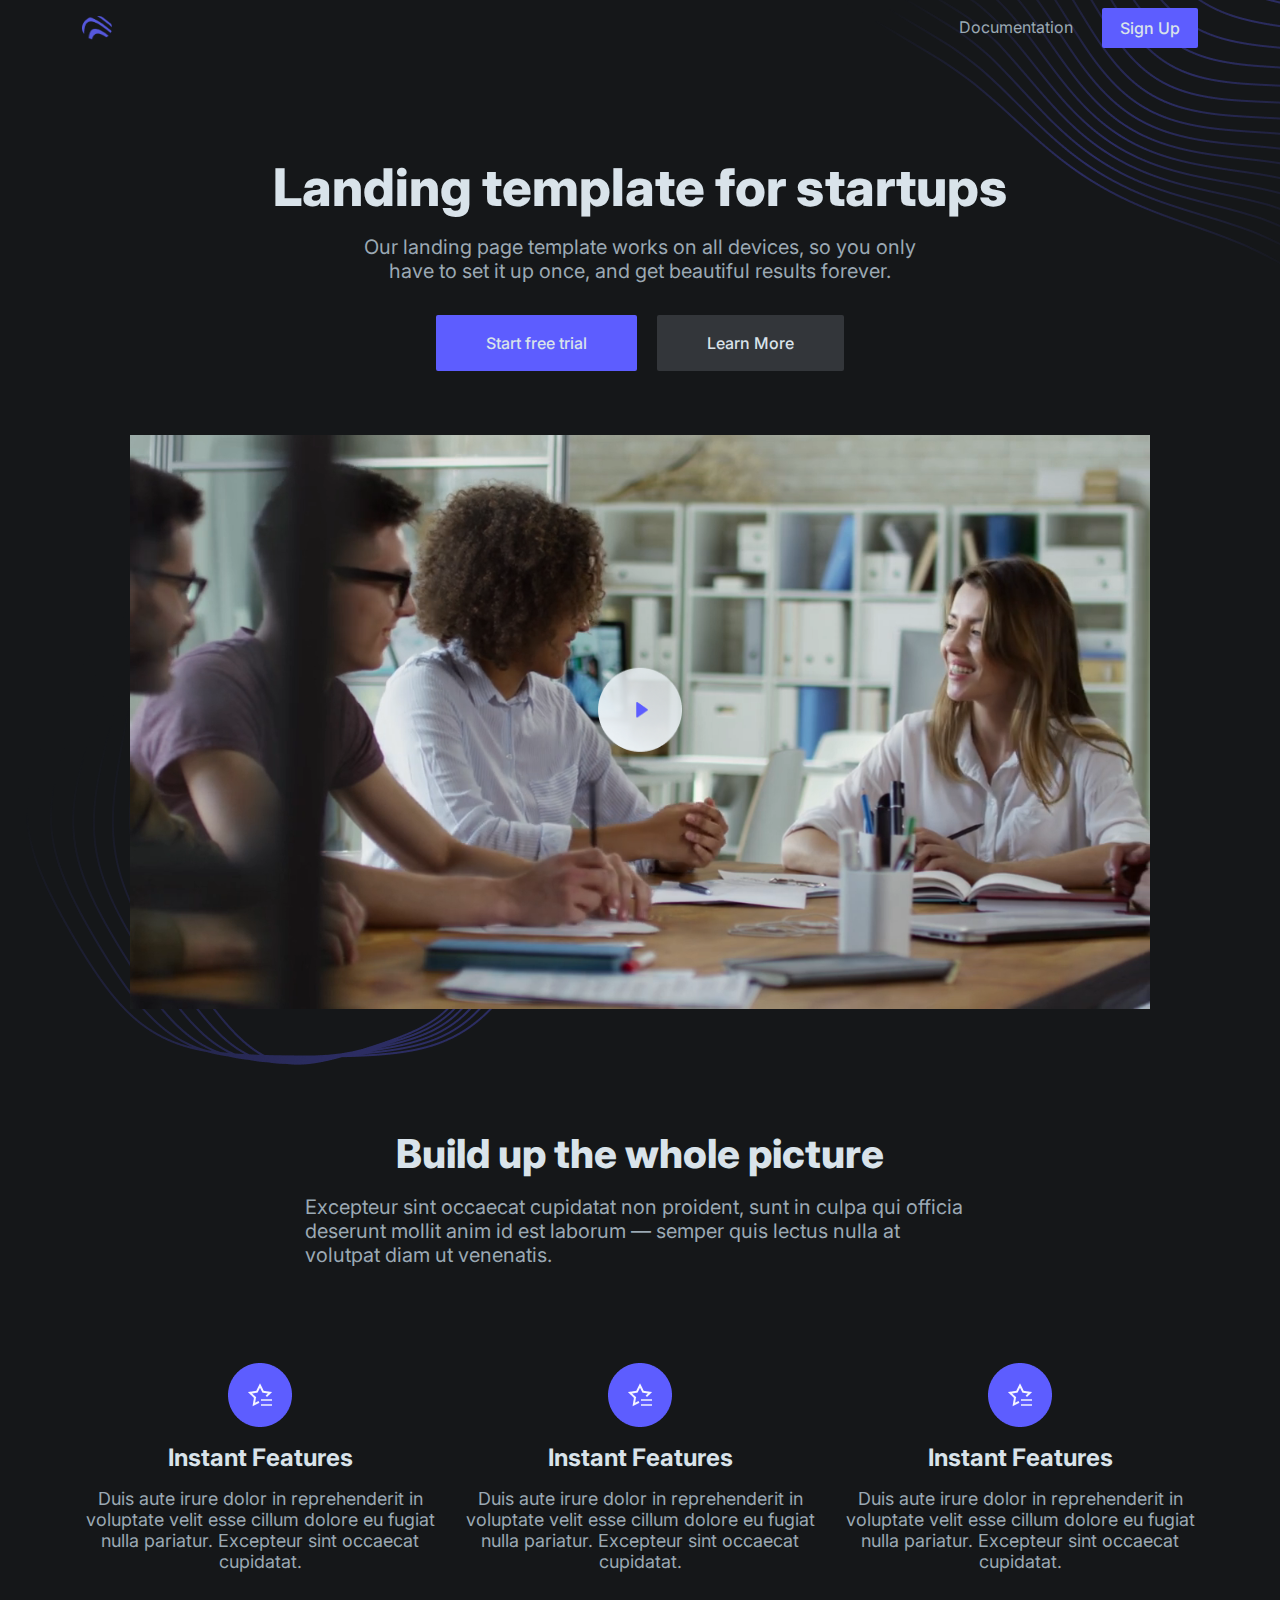
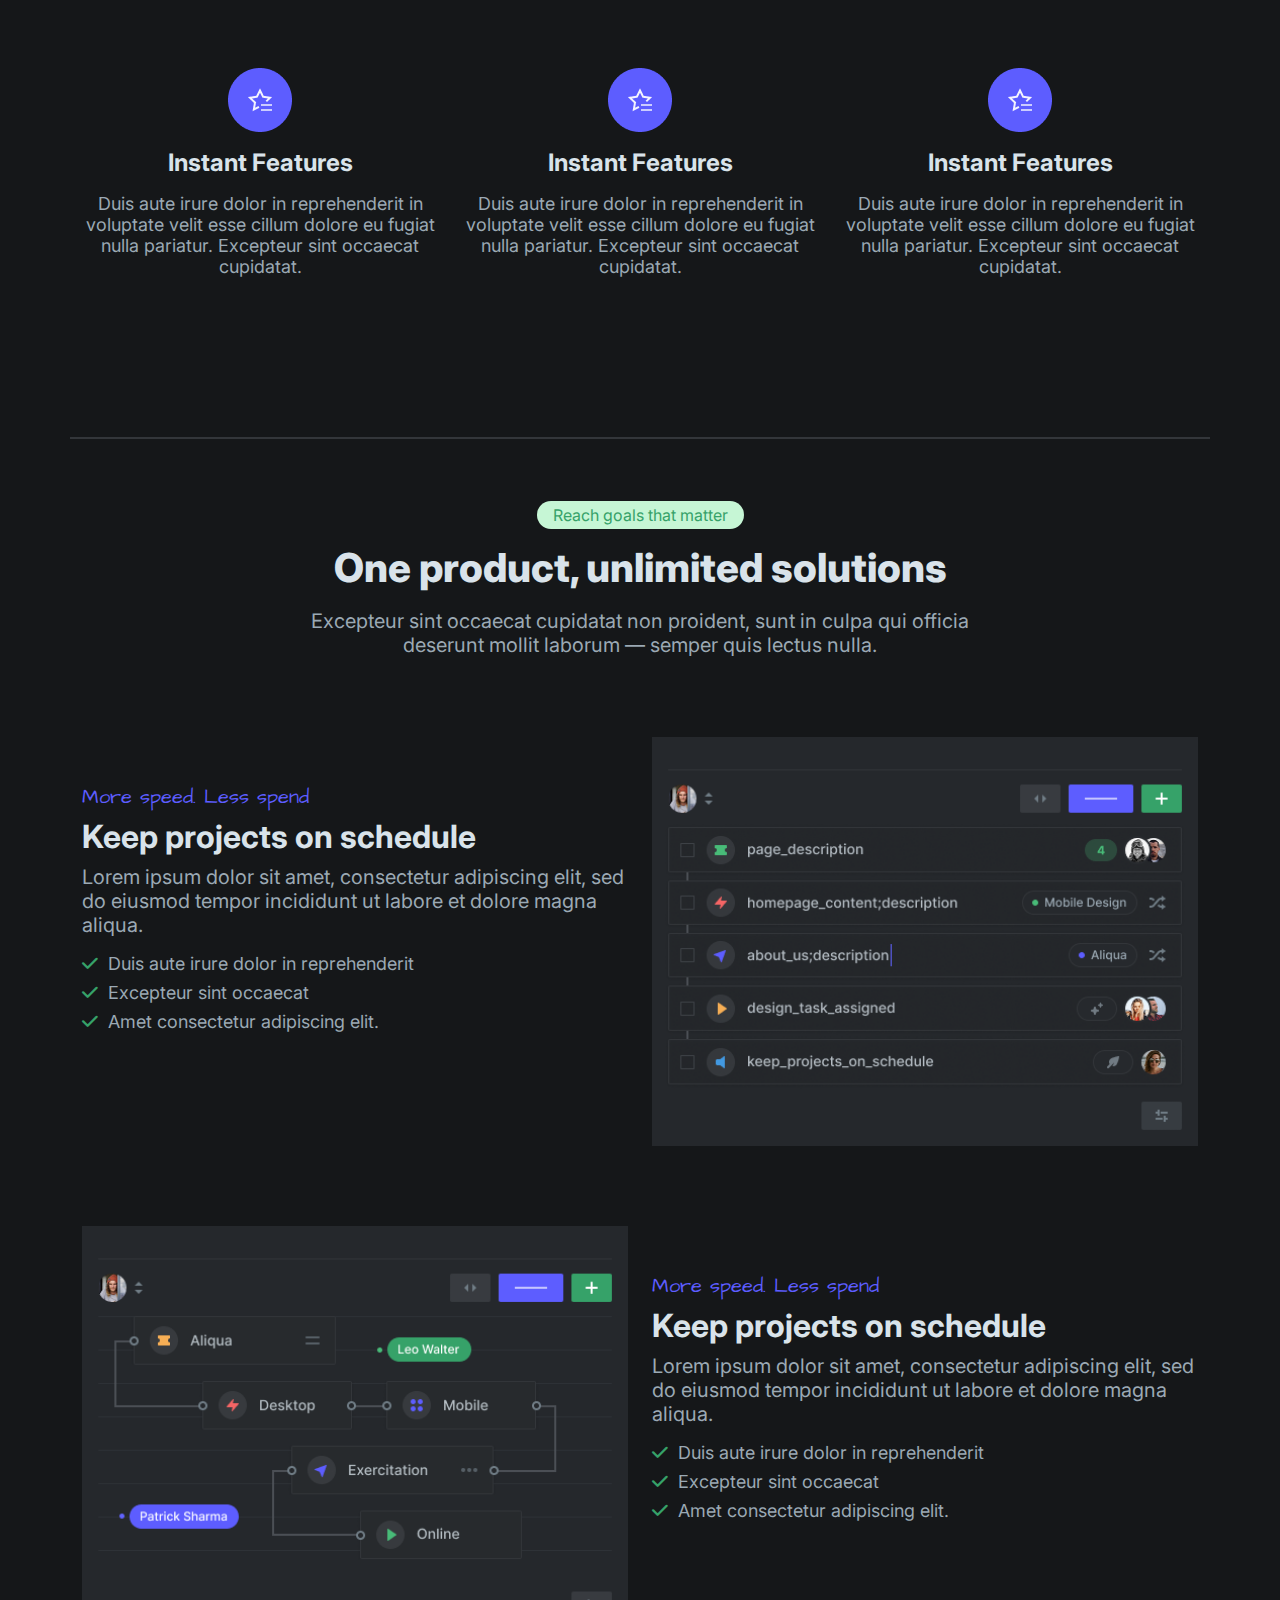
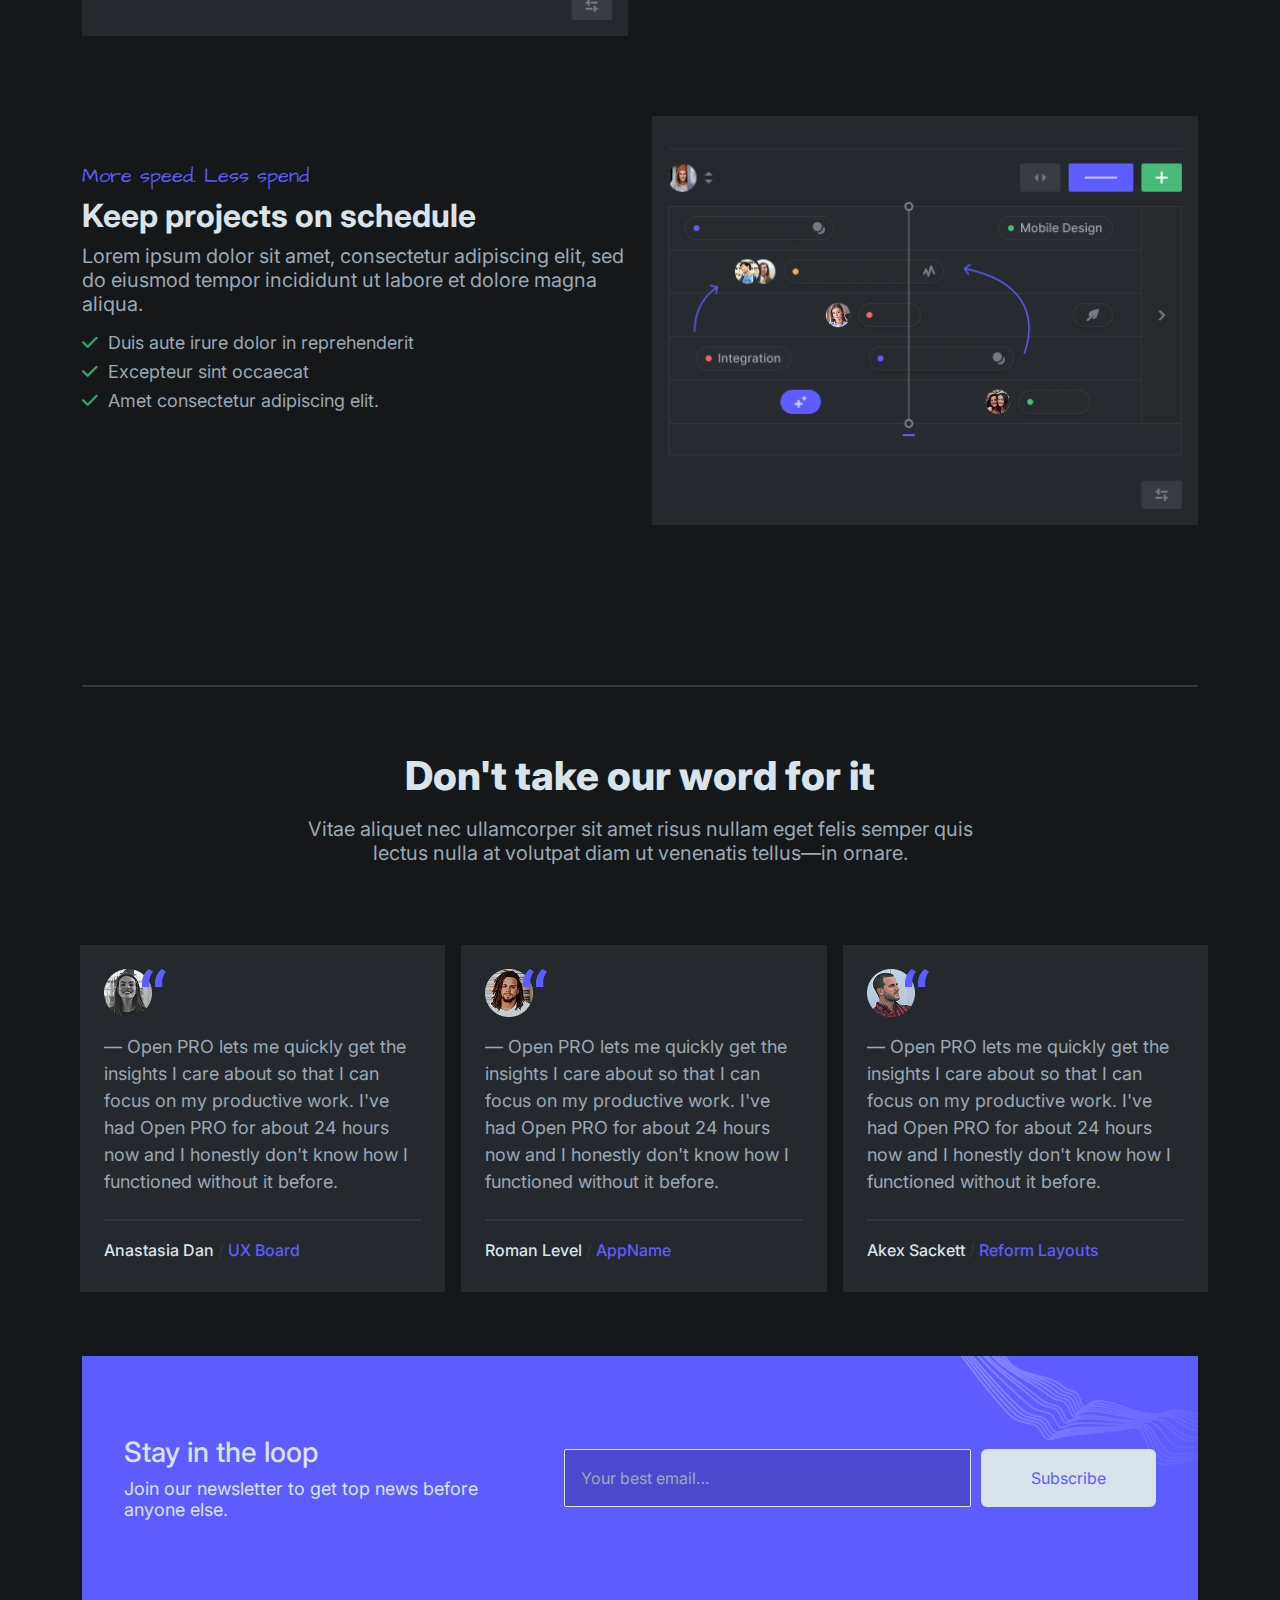
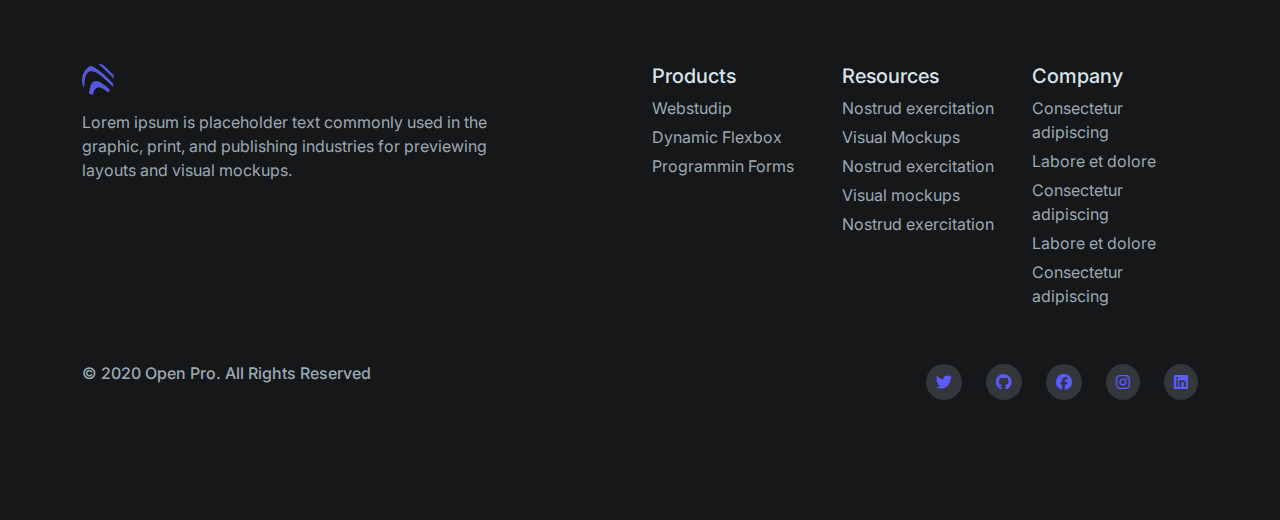
<file: index.html>
<!DOCTYPE html>
<html lang="en">

<head>
    <meta charset="UTF-8">
    <meta name="viewport" content="width=device-width, initial-scale=1.0">
    <title>Zeta</title>
    <link rel="stylesheet" href="https://cdnjs.cloudflare.com/ajax/libs/font-awesome/6.7.2/css/all.min.css" integrity="sha512-Evv84Mr4kqVGRNSgIGL/F/aIDqQb7xQ2vcrdIwxfjThSH8CSR7PBEakCr51Ck+w+/U6swU2Im1vVX0SVk9ABhg==" crossorigin="anonymous" referrerpolicy="no-referrer" />
    <link href="https://cdn.jsdelivr.net/npm/bootstrap@5.3.3/dist/css/bootstrap.min.css" rel="stylesheet"
        integrity="sha384-QWTKZyjpPEjISv5WaRU9OFeRpok6YctnYmDr5pNlyT2bRjXh0JMhjY6hW+ALEwIH" crossorigin="anonymous">
    <link rel="stylesheet" href="style.css">
    <link rel="stylesheet" href="responsive.css">

</head>

<body>

<div class="wrapper">


    <header class="header-wrapper">
        
        <nav class="navbar navbar-expand-md">
            <div class="container d-flex justify-content-between">
                
                <a class="navbar-brand" href="#">
                    <img src="assets/img/Logo.png" alt="Logo" width="30" height="24"
                    class="d-inline-block align-text-top">
                </a>
                
         
                <ul class="navbar-nav" >
                    
                    <li class="nav-item">
                        <a class="btn btn-t " aria-current="page" href="#">Documentation</a>
                    </li>
                    
                    <li class="nav-item ms-3">
                        <a class="btn btn-p  py-2 px-3 " href="signup.html" target="_self">Sign Up</a>
                    </li>
                    
                </ul>
           
            
        </div>
    </nav>
    
    </header>


<div class="main-wrapper container">
    
    
    <section class="hero-section ">
        
        <h1 class="text-center">Landing template for startups</h1>
        <p class="text-center mx-auto">Our landing page template works on all devices, so you only have to 
            set it up once, and get beautiful results forever.</p>
            
            <div class="btn-grp text-center">
                
                <button class="btn btn-p px-5 py-3  ">Start free trial</button>
                <button class="btn btn-s px-5 py-3  ms-3">Learn More</button>
                
            </div>
            
            <div class="banner d-flex justify-content-center ">
                <div class="video-banner position-relative px-md-5">


                    <video src="assets/vids/bannervideo.mp4" autoplay loop muted class="img-fluid w-100"></video>
                    <img src="assets/img/Play.png" alt="" class="p-icon h-25 position-absolute top-50 start-50 translate-middle">
                </div>
            </div>
            
            <img src="assets/img/shape2.png" alt="" class="bg-overlay-btm img-fluid">
        </section>
        
    <section class="features-section">

        <h2 class="text-center">Build up the whole picture</h2>
        <p class=" mx-auto">Excepteur sint occaecat cupidatat non proident, sunt in culpa qui officia deserunt mollit anim id est laborum — semper quis lectus nulla at volutpat diam ut venenatis.</p>
        
        <div class="row row-cols-1 row-cols-md-2 row-cols-lg-3 h-100 gallery">
            <div class="col custom-card text-center">
                <img src="assets/img/icons/Icon.png" alt="#" class="img-fluid">
                <h3 class="mx-auto">Instant Features</h3>
                <p>Duis aute irure dolor in reprehenderit in voluptate velit esse cillum dolore eu fugiat nulla pariatur. Excepteur sint occaecat cupidatat.</p>
            </div>
            <div class="col custom-card text-center">
                <img src="assets/img/icons/Icon.png" alt="#" class="img-fluid">
                <h3>Instant Features</h3>
                <p>Duis aute irure dolor in reprehenderit in voluptate velit esse cillum dolore eu fugiat nulla pariatur. Excepteur sint occaecat cupidatat.</p>
            </div>
            <div class="col custom-card text-center">
                <img src="assets/img/icons/Icon.png" alt="#" class="img-fluid">
                <h3 class="mx-auto">Instant Features</h3>
                <p>Duis aute irure dolor in reprehenderit in voluptate velit esse cillum dolore eu fugiat nulla pariatur. Excepteur sint occaecat cupidatat.</p>
            </div>
            <div class="col custom-card text-center">
                <img src="assets/img/icons/Icon.png" alt="#" class="img-fluid">
                <h3 class="mx-auto">Instant Features</h3>
                <p>Duis aute irure dolor in reprehenderit in voluptate velit esse cillum dolore eu fugiat nulla pariatur. Excepteur sint occaecat cupidatat.</p>
            </div>
            <div class="col custom-card text-center">
                <img src="assets/img/icons/Icon.png" alt="#" class="img-fluid">
                <h3>Instant Features</h3>
                <p>Duis aute irure dolor in reprehenderit in voluptate velit esse cillum dolore eu fugiat nulla pariatur. Excepteur sint occaecat cupidatat.</p>
            </div>
            <div class="col custom-card text-center">
                <img src="assets/img/icons/Icon.png" alt="#" class="img-fluid">
                <h3 class="mx-auto">Instant Features</h3>
                <p>Duis aute irure dolor in reprehenderit in voluptate velit esse cillum dolore eu fugiat nulla pariatur. Excepteur sint occaecat cupidatat.</p>
            </div>
        </div>
        

    </section>
        
    <section class="product-section">

        <div class="btn-grp mx-auto">

            <span class=" px-3 py-1 rounded-pill mx-auto">Reach goals that matter</span>
        </div>
        <h2 class="text-center">One product, unlimited solutions</h2>
        <p class="text-center mx-auto">Excepteur sint occaecat cupidatat non proident, sunt in culpa qui officia 
            deserunt mollit laborum — semper quis lectus nulla.</p>

<div class="product-gallery">


        <div class="row product">

            <div class="col-12 col-md-6 content py-5">
                <h5 class="highlight-txt">More speed. Less spend</h5>
                <h3>Keep projects on schedule</h3>
                <p>Lorem ipsum dolor sit amet, consectetur adipiscing elit, sed do eiusmod tempor incididunt ut labore et dolore magna aliqua.</p>
                <div class="check-grp">

                    <p>
                        Duis aute irure dolor in reprehenderit
                    </p>


                    <p>
                        Excepteur sint occaecat 
                    </p>

                    <p>
                        Amet consectetur adipiscing elit.
                    </p>

                </div>
            </div>
            <div class="col-12 col-md-6">

                <img src="assets/img/Illustration1.png" alt="" class="img-fluid w-100">

            </div>



        </div>
        <div class="row product">

            
            <div class="col-12 col-md-6 order-2 order-md-1">

                <img src="assets/img/Illustration2.png" alt="" class="img-fluid w-100">

            </div>

            <div class="col-12 col-md-6 content py-5 order-1 order-md-2">
                <h5 class="highlight-txt">More speed. Less spend</h5>
                <h3>Keep projects on schedule</h3>
                <p>Lorem ipsum dolor sit amet, consectetur adipiscing elit, sed do eiusmod tempor incididunt ut labore et dolore magna aliqua.</p>
                <div class="check-grp">

                    <p>
                        Duis aute irure dolor in reprehenderit
                    </p>


                    <p>
                        Excepteur sint occaecat 
                    </p>

                    <p>
                        Amet consectetur adipiscing elit.
                    </p>

                </div>
            </div>

        </div>
        <div class="row product">

            <div class="col-12 col-md-6 content py-5">
                <h5 class="highlight-txt">More speed. Less spend</h5>
                <h3>Keep projects on schedule</h3>
                <p>Lorem ipsum dolor sit amet, consectetur adipiscing elit, sed do eiusmod tempor incididunt ut labore et dolore magna aliqua.</p>
                <div class="check-grp">

                    <p>
                        Duis aute irure dolor in reprehenderit
                    </p>


                    <p>
                        Excepteur sint occaecat 
                    </p>

                    <p>
                        Amet consectetur adipiscing elit.
                    </p>

                </div>
            </div>

            <div class="col-12 col-md-6">

                <img src="assets/img/Illustration3.png" alt="" class="img-fluid w-100">

            </div>



        </div>
    </div>

    </section>
        
    
    <section class="testmonial-section">

        <h2 class="text-center">Don't take our word for it</h2>
        <p class="text-center mx-auto">Vitae aliquet nec ullamcorper sit amet risus nullam eget felis semper quis lectus nulla at volutpat diam ut venenatis tellus—in ornare.</p>
        
        <div class="content-testmonial row gx-1 gap-3 row-cols-1 row-cols-md-3 flex-md-nowrap">

            <div class="card-custom-testmonial col p-4">

                <div class="profile-img-wrapper">

                    <img src="assets/img/profile/1.png" alt="#">
                </div>
                <p>
                    — Open PRO lets me quickly get the insights I care about so that I can focus on my productive work. I've had Open PRO for about 24 hours now and I honestly don't know how I functioned without it before.
                </p>

                <h6>Anastasia Dan <span>/</span> <a href="#">UX Board</a></h6>

            </div>

            <div class="card-custom-testmonial col p-4">

                <div class="profile-img-wrapper">

                    <img src="assets/img/profile/2.png" alt="#">
                </div>
                <p>
                    — Open PRO lets me quickly get the insights I care about so that I can focus on my productive work. I've had Open PRO for about 24 hours now and I honestly don't know how I functioned without it before.
                </p>

                <h6>Roman Level <span>/</span> <a href="#">AppName</a></h6>

            </div>

            <div class="card-custom-testmonial col p-4">

                <div class="profile-img-wrapper">

                    <img src="assets/img/profile/3.png" alt="#">
                </div>
                <p>
                    — Open PRO lets me quickly get the insights I care about so that I can focus on my productive work. I've had Open PRO for about 24 hours now and I honestly don't know how I functioned without it before.
                </p>

                <h6>Akex Sackett <span>/</span> <a href="#">Reform Layouts</a></h6>

            </div>

        </div>

    </section>
    
    <footer class="footer-wrapper">

        <div class="row gy-4 ftr-top align-items-center">

            <div class="col-12 col-md-5 request-text">

                <h3>Stay in the loop</h3>
                <p>Join our newsletter to get top news before anyone else.</p>


            </div>

            <div class="col-7 subscribe-form">

                <form class="d-flex ">

                      <input class="p-3" type="email" class="form-control" id="emailinput" placeholder="Your best email…" required>
                      <button class="btn p-3" type="submit" class="btn mb-3">Subscribe</button>
                 
                </form>
            
            </div>

        </div>


        <div class="row ftr-bottom">
            
            <div class="col-md-6 content">
            
                <img src="assets/img/Logo.png" alt="">
                <p >Lorem ipsum is placeholder text commonly used in the graphic, print, and publishing industries for previewing layouts and visual mockups.</p>
                

            </div>

            <div class="col-auto col-md-2 links-wrapper">

                <h5>Products</h5>
                <ul>
                    <li class="links"><a href="#">Webstudip</a></li>
                    <li class="links"><a href="#">Dynamic Flexbox</a></li>
                    <li class="links"><a href="#">Programmin Forms</a></li>
                </ul>

            </div>

          
            <div class="col-auto col-md-2 links-wrapper">

                <h5>Resources</h5>
                <ul>
                    <li class="links"><a href="#">Nostrud exercitation</a></li>
                    <li class="links"><a href="#">Visual Mockups</a></li>
                    <li class="links"><a href="#">Nostrud exercitation</a></li>
                    <li class="links"><a href="#">Visual mockups</a></li>
                    <li class="links"><a href="#">Nostrud exercitation</a></li>
                </ul>

            </div>

            
            <div class="col col-md-2 links-wrapper">

                <h5>Company</h5>
                <ul>
                <li class="links"><a href="#">Consectetur adipiscing</a></li>
                <li class="links"><a href="#">Labore et dolore</a></li>
                <li class="links"><a href="#">Consectetur adipiscing</a></li>
                <li class="links"><a href="#">Labore et dolore</a></li>
                <li class="links"><a href="#">Consectetur adipiscing</a></li>
                </ul>

            </div>
            
        </div>

        <div class="ftr-bottom-content flex-row d-flex justify-content-between">

            <h6>&copy; 2020 Open Pro. All Rights Reserved</h6>

            <div class="social-icons d-flex gap-4">

                <i class="fa-brands fa-twitter"></i>
                <i class="fa-brands fa-github"></i>
                <i class="fa-brands fa-facebook"></i>
                <i class="fa-brands fa-instagram"></i>
                <i class="fa-brands fa-linkedin"></i>


            </div>


        </div>


    </footer>
        
        
    </div>
    
</div>
    
    
    <script src="https://cdn.jsdelivr.net/npm/bootstrap@5.3.3/dist/js/bootstrap.bundle.min.js"
        integrity="sha384-YvpcrYf0tY3lHB60NNkmXc5s9fDVZLESaAA55NDzOxhy9GkcIdslK1eN7N6jIeHz"
        crossorigin="anonymous"></script>
    </body>
    
    </html>
</file>
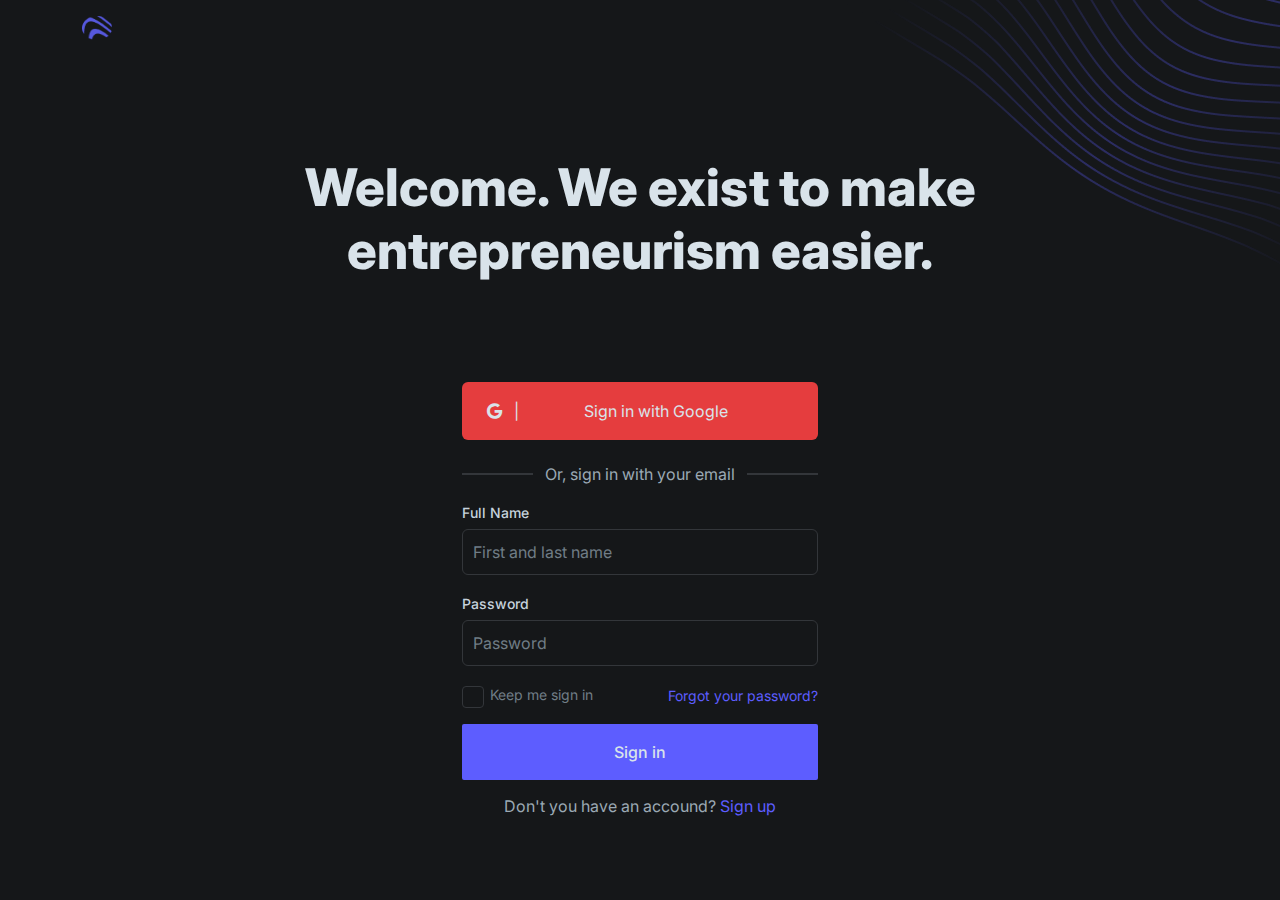
<file: login.html>
<!DOCTYPE html>
<html lang="en">
<head>
    <meta charset="UTF-8">
    <meta name="viewport" content="width=device-width, initial-scale=1.0">
    <title>Zeta Login</title>
    <link rel="stylesheet" href="https://cdnjs.cloudflare.com/ajax/libs/font-awesome/6.7.2/css/all.min.css" integrity="sha512-Evv84Mr4kqVGRNSgIGL/F/aIDqQb7xQ2vcrdIwxfjThSH8CSR7PBEakCr51Ck+w+/U6swU2Im1vVX0SVk9ABhg==" crossorigin="anonymous" referrerpolicy="no-referrer" />
    <link href="https://cdn.jsdelivr.net/npm/bootstrap@5.3.3/dist/css/bootstrap.min.css" rel="stylesheet"
    integrity="sha384-QWTKZyjpPEjISv5WaRU9OFeRpok6YctnYmDr5pNlyT2bRjXh0JMhjY6hW+ALEwIH" crossorigin="anonymous">
    <link rel="stylesheet" href="style.css">
    <link rel="stylesheet" href="responsive.css">
    
</head>
<body>
    
    <div class="wrapper">
     
        <div class="container sign-up-header" >
            
        
        <header class="header-wrapper">
            
            <nav class="navbar navbar-expand-md">
                <div class=" d-flex justify-content-between">
                    
                    <a class="navbar-brand" href="index.html">
                        <img src="assets/img/Logo.png" alt="Logo" width="30" height="24"
                        class="d-inline-block align-text-top">
                    </a>
                    
            
                
            
                
            </div>
        </nav>
        
        </header>





        <div class="sign-up">
            
            <h2 class=" text-center w-75 mx-auto">Welcome. We exist to make entrepreneurism easier.</h2>
            
            <div class="row justify-content-sm-center justify-content-start">

           
            <form action="#" class="sign-up-form-class col-12 col-sm-8 col-lg-4 mb-3">
              
                <button onclick="" class="btn w-100 btn-r px-4 py-3 mb-4 d-flex align-items-center justify-content-between "><i class="fa-brands fa-google"> <span class="ms-2"> | </span> </i> <span class="mx-auto">Sign in with Google</span></button>

                <div class="content-break d-flex align-items-center justify-content-between mb-3 ">

                    <div class="line"></div>
                    <p>Or, sign in with your email</p>
                    <div class="line"></div>
                    

                </div>

                <div class="mb-3">
                    <label for="fname" class="form-label">Full Name</label>
                    <input type="text" class="form-control" id="fname" required placeholder="First and last name">
                </div>

                <div class="mb-3">
                    <label for="exampleInputPassword1" class="form-label">Password</label>
                    <input type="password" class="form-control" id="exampleInputPassword1" placeholder="Password">
                </div>
                
                <div class="mb-3 form-check d-flex justify-content-between align-items-center">
                    <div class="left-div">
                        <input type="checkbox" class="form-check-input" id="exampleCheck1">
                        <label class="form-check-label text-center ms-1" for="exampleCheck1"> Keep me sign in</label>
                    </div>
                    <a href="#">Forgot your password?</a>
                </div>
                
                <button type="submit" class="btn w-100 mb-3 btn-p px-5 py-3  ">Sign in</button>

                <div class="mb-3 text-center login-page-linker">

                    <h6>Don't you have an accound? <a href="signup.html" target="_blank">Sign up</a></h6>

                </div>

            </form>

        </div>

        </div>




    </div>

    
</body>
</html>
</file>
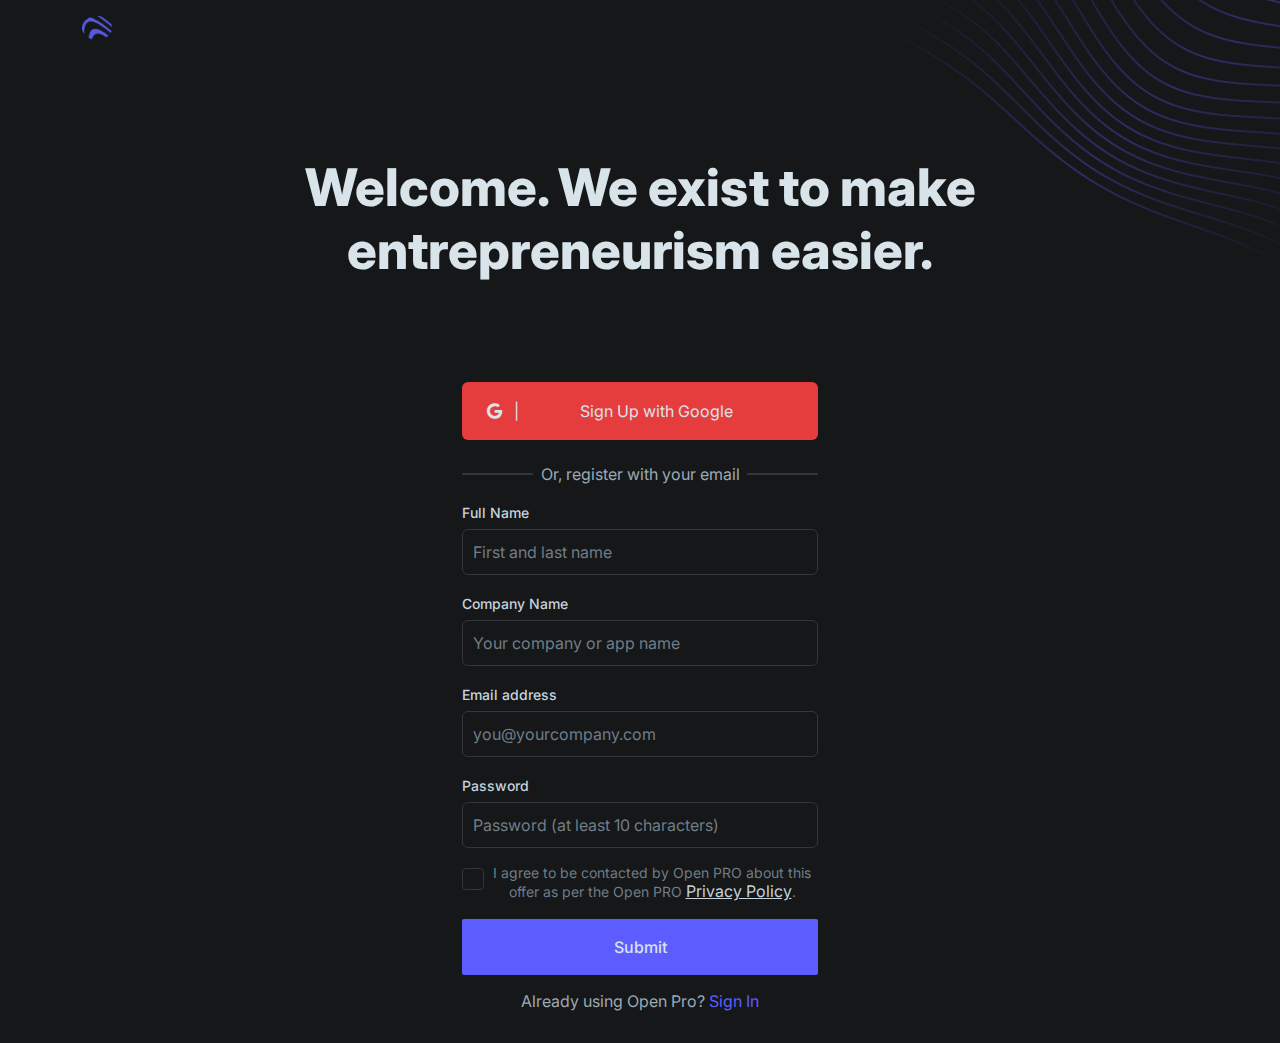
<file: signup.html>
<!DOCTYPE html>
<html lang="en">
<head>
    <meta charset="UTF-8">
    <meta name="viewport" content="width=device-width, initial-scale=1.0">
    <title>Zeta SignUp</title>
    <link rel="stylesheet" href="https://cdnjs.cloudflare.com/ajax/libs/font-awesome/6.7.2/css/all.min.css" integrity="sha512-Evv84Mr4kqVGRNSgIGL/F/aIDqQb7xQ2vcrdIwxfjThSH8CSR7PBEakCr51Ck+w+/U6swU2Im1vVX0SVk9ABhg==" crossorigin="anonymous" referrerpolicy="no-referrer" />
    <link href="https://cdn.jsdelivr.net/npm/bootstrap@5.3.3/dist/css/bootstrap.min.css" rel="stylesheet"
    integrity="sha384-QWTKZyjpPEjISv5WaRU9OFeRpok6YctnYmDr5pNlyT2bRjXh0JMhjY6hW+ALEwIH" crossorigin="anonymous">
    <link rel="stylesheet" href="style.css">
    <link rel="stylesheet" href="responsive.css">
    
</head>
<body>
    
    <div class="wrapper">
     
        <div class="container sign-up-header" >
            
        
        <header class="header-wrapper">
            
            <nav class="navbar navbar-expand-md">
                <div class=" d-flex justify-content-between">
                    
                    <a class="navbar-brand" href="index.html">
                        <img src="assets/img/Logo.png" alt="Logo" width="30" height="24"
                        class="d-inline-block align-text-top">
                    </a>
                    
            
                
            
                
            </div>
        </nav>
        
        </header>





        <div class="sign-up">
            
            <h2 class=" text-center w-75 mx-auto">Welcome. We exist to make entrepreneurism easier.</h2>
            
            <div class="row justify-content-sm-center justify-content-start">

           
            <form action="#" class="sign-up-form-class col-12 col-sm-8 col-lg-4 mb-3">
              
                <button onclick="" class="btn w-100 btn-r px-4 py-3 mb-4 d-flex align-items-center justify-content-between "><i class="fa-brands fa-google"> <span class="ms-2"> | </span> </i> <span class="mx-auto">Sign Up with Google</span></button>

                <div class="content-break d-flex align-items-center justify-content-between mb-3 ">

                    <div class="line"></div>
                    <p>Or, register with your email</p>
                    <div class="line"></div>
                    

                </div>

                <div class="mb-3">
                    <label for="fname" class="form-label">Full Name</label>
                    <input type="text" class="form-control" id="fname" required placeholder="First and last name">
                </div>

              
                <div class="mb-3">
                    <label for="cname" class="form-label">Company Name</label>
                    <input type="text" class="form-control" id="cname"  required  placeholder="Your company or app name">
                </div>

                <div class="mb-3">
                    <label for="exampleInputEmail1" class="form-label">Email address</label>
                    <input type="email" class="form-control" id="exampleInputEmail1" aria-describedby="emailHelp" placeholder="you@yourcompany.com">
                </div>
                
                <div class="mb-3">
                    <label for="exampleInputPassword1" class="form-label">Password</label>
                    <input type="password" class="form-control" id="exampleInputPassword1" placeholder="Password (at least 10 characters)">
                </div>
                
                <div class="mb-3 form-check">
                    <input type="checkbox" class="form-check-input" id="exampleCheck1">
                    <label class="form-check-label text-center" for="exampleCheck1">I agree to be contacted by Open PRO about this offer as per the Open PRO <a href="#"> Privacy Policy</a>.</label>
                </div>
                
                <button type="submit" class="btn w-100 mb-3 btn-p px-5 py-3  ">Submit</button>

                <div class="mb-3 text-center login-page-linker">

                    <h6>Already using Open Pro? <a href="login.html">Sign In</a></h6>

                </div>

            </form>

        </div>

        </div>




    </div>

    
</body>
</html>
</file>
<file: style.css>
@import url('https://fonts.googleapis.com/css2?family=Architects+Daughter&display=swap');
@import url('https://fonts.googleapis.com/css2?family=Inter:ital,opsz,wght@0,14..32,100..900;1,14..32,100..900&display=swap');


:root{
    --main-bg:#151719;
    --primary-purple:#5D5DFF;
    --grey:#33363A;
    --t-grey:#9BA9B4;
    --green-bg:#C6F6D5;
    --green-primary:#36A269;
    --t-white:#D9E3EA;
    --primary-purple-hover:#8686ff;
    --testemonial-card-bg:#25282C;
    --form-label:#C5D2DC;
    --form-placeholder:#707D86;
    --form-input-border:#33363A;

    --btn-red:#E53D3E;
    --btn-red-hover:#fe5656;
}

body{
    color:var(--t-white);
    background-color: var(--main-bg) !important;
}

*{
    font-family: "inter";
}
.wrapper{
    background: url(assets/img/Shape1.png) top right no-repeat;
    /* background: url(assets/img/shape2.png) no-repeat ; */
}

.hero-section{
    position: relative;
    /* background:url(assets/img/shape2.png) no-repeat -10% 100%; */
    padding-bottom: 50px;

}

.hero-section .bg-overlay-btm{
    position: absolute;
    bottom: 0;
    left: -5%;
    z-index: -1;

}

.main-wrapper{
    margin-top: 100px;
}

.btn-s,.btn-p,.btn-p{
    font: 500 16px "inter";
    border-radius: 2px !important;
}



.btn-s{
    border: 2px solid transparent;
    color: var(--t-white);
    background-color: var(--grey);
}

.btn-p{
    color: var(--t-white);
    background-color: var(--primary-purple);
    border: 2px solid transparent;
}

.btn-r{
    color: var(--t-white);
    background-color: var(--btn-red);
}

.btn-r:hover{
    color: var(--btn-red);
    background-color: var(--t-white);
}

.btn-t{
    color: var(--t-grey);
}
.btn-p:hover{
    color: var(--primary-purple);
    background-color: transparent;
    border: 2px solid var(--primary-purple);
}

.btn-s:hover{
    border: 2px solid var(--grey);
    background-color: transparent;
    color: inherit;
}

.btn:active{
    border-color: transparent !important;
}


.highlight-txt{
    color: var(--primary-purple);
    font-family: "Architects Daughter";
}



h2{
    font: 800 40px "inter";
    color: var(--t-white);
    margin-bottom: 17px;
}
p{
    font: 400 20px "inter";
    color: var(--t-grey);
    margin-bottom: 80px;
}


section{
    margin-bottom: 64px;
}

.navbar-toggler-icon{
    background-image: none !important;
}

.check-grp p::before {
    content: "\f00c"; /* Unicode for checkmark (check-circle) */
    font-family: "Font Awesome 6 Free"; /* Or "Font Awesome 6 Pro" if you're using Pro */
    font-weight: 900; /* Required for solid icons in Font Awesome 6 */
    color: var(--green-primary);
    margin-right: 5px;
}

/*

Navbar

*/


.header-wrapper .collapse .navbar-nav{
    gap: 20px;
}



/* Hero Section */

.hero-section h1{
    font: 800 52px "inter";
    color: var(--t-white);
    margin-bottom: 16px;
}

.hero-section p{
    font: 400 20px "inter";
    color: var(--t-grey);
    margin-bottom: 32px;
    width: 50%;
}

.hero-section .btn-grp{
    margin-bottom: 64px;
}


/*features section*/

.features-section > p{
    width: 60%;
}


.features-section .custom-card img{
    width: 64px;
    margin-bottom: 16px;
    margin-top: 16px;   
}

.features-section .custom-card h3{
    font:  700 24px "inter";
    margin-bottom: 16px;
}

.features-section .custom-card p{
    font:  400 18px "inter";
}

.features-section .gallery{
    padding-bottom: 80px;
    border-bottom: 2px solid var(--grey);
}

.features-section .custom-card{
    border-radius: 25px;

}

.features-section .custom-card:hover{
    background-color: var(--grey);
}

/* Product Section */

.product-section > p{
    width: 60%;
}


.product-section .btn-grp{
width: fit-content;
margin-bottom: 16px;

}
.product-section .btn-grp span{
    background-color: var(--green-bg);
    color: var(--green-primary);
    width: fit-content;
}

.product-section .content h3{
    font: 700 32px "inter";
    color: var(--t-white);
    margin-bottom: 9px;
}

.product-section .content p{
    font: 400 20px "inter";
    color: var(--t-grey);
    margin-bottom: 16px;
}


.product-section .content .check-grp p{
    font: 400 18px "inter";
    margin-bottom: 8px;
}

.product{
    margin-bottom: 80px;
    justify-content: space-between;

}

.product-gallery{
    padding-bottom: 80px;
    border-bottom: 2px solid var(--grey) ;
}



/* Testmonial Section */


.testmonial-section > p{
    width: 60%;
}

.testmonial-section .card-custom-testmonial 
{

    color: var(--t-grey);
    background-color: var(--testemonial-card-bg);

}

.content-testmonial{
    padding-right: 20px !important;
    width: 100%;
}

.testmonial-section .content-testmonial .card-custom-testmonial img{
  margin-bottom: 16px;
}

.testmonial-section .content-testmonial .card-custom-testmonial p{
    margin-bottom: 24px;
    line-height: 27px;
    font-size: 18px;
}


.testmonial-section .content-testmonial .card-custom-testmonial h6{
    color: var(--t-white);
    border-top: 2px solid var(--grey);
    padding-top: 20px;
    
}

.testmonial-section .content-testmonial .card-custom-testmonial h6 span{
    color: var(--grey);
}
.testmonial-section .content-testmonial .card-custom-testmonial h6 a{
    color: var(--primary-purple);
    text-decoration: none;
}




/* Footer*/

.ftr-top{
    margin-inline: 0 !important;
    padding-block: 80px;
    padding-inline: 30px;
    background: url(assets/img/Fill\ 1\ footer.png) no-repeat top right;
    background-color: var(--primary-purple);
    margin-top: 0 !important;
    margin-bottom: 64px;
}

.ftr-top .request-text{
    margin-top: 0;
}

.ftr-top .subscribe-form{
    margin-top: 0;
}

.ftr-top .request-text p{
    margin-bottom: 0;
    font-size: 18px;
    color: var(--t-white);
}

.ftr-top .subscribe-form input{
    background-color: #4B4ACF;
    outline: none !important;
    border: 1px solid var(--t-white) !important;
    color: var(--t-white);
    width: 70%;
    border-radius: 2px;
}

.ftr-top .subscribe-form input::placeholder{
    color: var(--t-grey);
}

.ftr-top .subscribe-form button{
    background-color: var(--t-white);
    color: var(--primary-purple);
    outline: none !important;
    border: none !important;
    margin-left: 10px;
    width: 30%;
  
}

.ftr-top .subscribe-form button:hover{
background: var(--green-bg);
color: var(--green-primary);
}

.ftr-bottom .content img{
margin-bottom: 14px;
}

.ftr-bottom .content p{
margin-bottom: 0;
line-height: 24px !important;
font: 400 16px "inter";
width: 75%;
}

.ftr-bottom .links-wrapper ul{
    list-style: none;
    padding: 0;
}

.ftr-bottom .links-wrapper ul li{
margin-bottom: 5px;
}

.ftr-bottom .links-wrapper h5{
    color:var(--t-white);
}

.ftr-bottom .links-wrapper .links a{
    text-decoration: none;
    color: var(--t-grey);
}

.ftr-bottom{
    margin-bottom: 40px;
}

.ftr-bottom-content{
    margin-bottom: 120px;
}

.ftr-bottom-content h6{
    color: var(--t-grey);
    width: fit-content;
}

.social-icons i{
    border-radius:50% ;
    background-color: var(--grey);
    color: var(--primary-purple);
    font-size: 16px;
    padding: 10px;
}

.ftr-bottom .links-wrapper .links a:hover{
    color: var(--primary-purple) !important;
}

.ftr-bottom-content .social-icons i:hover{
    color: var(--t-white) !important;
    background-color: var(--primary-purple);
    transition: all ease 0.3s;
}


/*Changes in Card Testmonial*/

.testmonial-section .content-testmonial .card-custom-testmonial .profile-img-wrapper{
    position: relative;
    width: fit-content;

    
}

.testmonial-section .content-testmonial .card-custom-testmonial .profile-img-wrapper::after{
content:"";
position: absolute;
top: 0;
right: -20px;
background: url(assets/img/profile/design.png) no-repeat;
height: 20px;
width: 30px;


}



/**********   SIGN UP FORM    *************/

.sign-up-header .header-wrapper{
    margin-bottom: 100px;
}

.sign-up h2{

    font: 800 52px "inter";
    margin-bottom: 100px;
}



.sign-up-form-class .content-break p{
    width: fit-content;
    margin-bottom: 0;
    font: 400 16px "inter";
    color: var(--t-grey);
}

.sign-up-form-class .content-break .line{
    background-color: var(--grey);
    width: 20%;
    height: 2px;
}



.sign-up-form-class label{
font: 500 14px "inter";
color: var(--form-label);
}

.sign-up-form-class input{
    color: var(--t-white) !important;
    background-color: transparent !important;
    border: 1px solid var(--form-input-border);
  padding: 10px;
}

.sign-up-form-class input::placeholder{
    color: var(--form-placeholder);
}

.sign-up-form-class .form-check-label{
    color: var(--form-placeholder);
    font-weight: 400;
}

.sign-up-form-class .form-check-label a{
    color: var(--form-label);
    font: 400 16px "inter";
}

.sign-up-form-class .login-page-linker h6{
   font: 400 16px "inter";
   color: var(--t-grey);
}
.sign-up-form-class .login-page-linker h6 a{
   font: 400 16px "inter";
   text-decoration: none;
   color: var(--primary-purple);
}



/************ Login Form ***************/

.form-check > a{
color: var(--primary-purple);
text-decoration: none;
font: 400 14px "inter";
}
</file>
<file: responsive.css>
@media screen and (max-width:767px) {
    

    .navbar-nav
    {
        display: flex !important;
        flex-direction: row !important;
    }


  
    .main-wrapper{
        margin-top: 50px;
    }
    .hero-section > p{
        width: 100% !important;
    }
    .hero-section .btn-grp button{
        margin-bottom: 10px;
        margin-inline: 0 !important;
        width: 70%;
    }




    .features-section > h2 {
        text-align: left !important;
    }

    .features-section > p {
        width: 100% ;
    }

    .features-section .gallery{
        padding-inline: 20px ;
    }

    .features-section .custom-card{
        margin-bottom: 10px;
    }

    .product-section > h2 {
        text-align: left !important;
      
    }

    .product-section > p {
        width: 100% ;
        text-align: left !important;
        margin-bottom: 50px !important;
    }

    .product-section .product-gallery{
        padding-bottom: 10px !important;
    }

    .product-section .product-gallery .product .content{
        padding-block: 20px !important;
    }

    .testmonial-section > h2{
        text-align: left !important;
    }
    .testmonial-section > p{
        text-align: left !important;
        width: 100% !important;
        margin-bottom: 40px !important;
    }

    .testmonial-section .content-testmonial{
        padding: 0px !important;
        padding-right: 0 !important;
    }

    .testmonial-section .content-testmonial .card-custom-testmonial{
        width: 100% ;
    }

    .ftr-top .request-text p{
        margin-bottom: 30px;
    }


    .ftr-top .subscribe-form{
        width: 100% !important;

    }

    .ftr-top .subscribe-form form{
        flex-wrap: wrap !important;
        row-gap: 10px;
    }

    .ftr-top .subscribe-form input{
        width: 100% !important;
    }
    .ftr-top .subscribe-form button{
      width: fit-content;
        margin: 0 !important;
    }


    .ftr-bottom .content{
        margin-bottom: 40px;
    }

    .ftr-bottom .content p{
        width: 100% !important;
    }

    .ftr-bottom{
        margin-bottom: 10px !important;
    }
    .ftr-bottom-content {
        justify-content: center !important;
        row-gap: 20px;
        flex-wrap: wrap-reverse !important;
        margin-bottom: 20px !important;
    }


    
/**************** Sign Up Form *****************/

    
.sign-up h2{

    font: 800 44px "inter";
    margin-bottom: 40px !important ;
    margin-bottom: 100px;
}



}

@media screen and (max-width:580px){
    
    .hero-section > h1
    {
        font-size: 34px;
    }

    .hero-section > p
    {
        font-size: 18px;
    }



    .features-section > h2{
        font-size: 28px;
    }

    .features-section > p{
        font-size: 18px;
    }

    .features-section .custom-card p{
        font-size: 14px;
    }

    .product-section > h2{
        font-size: 28px;
    }
    .product-section > p{
        font-size: 18px;
    }

    .product-section .content h5{
        font-size: 16px;
    }
    .product-section .content h3{
        font-size: 26px;
    }

    .product-section .content p{
        font-size: 16px;
    }

    .product-section .content .check-grp p {
        font-size: 12px;
    }

    .testmonial-section > h2{
        font-size: 28px;
    }

    .testmonial-section > p{
        font-size: 16px;
    }

    .testmonial-section .content-testmonial .card-custom-testmonial p{
        font-size: 16px;
    }

    .ftr-bottom .links-wrapper h5{
        font-size: 14px;
    } 

    .ftr-bottom .links-wrapper .links a{
        font-size: 12px;
    }

    .ftr-bottom-content h6{

        font-size: 10px;
    }
    


    /**************** Sign Up Form *****************/

    
.sign-up h2{

    font: 800 36px "inter";
    margin-bottom: 40px !important ;
    margin-bottom: 100px;
}



}
</file>
